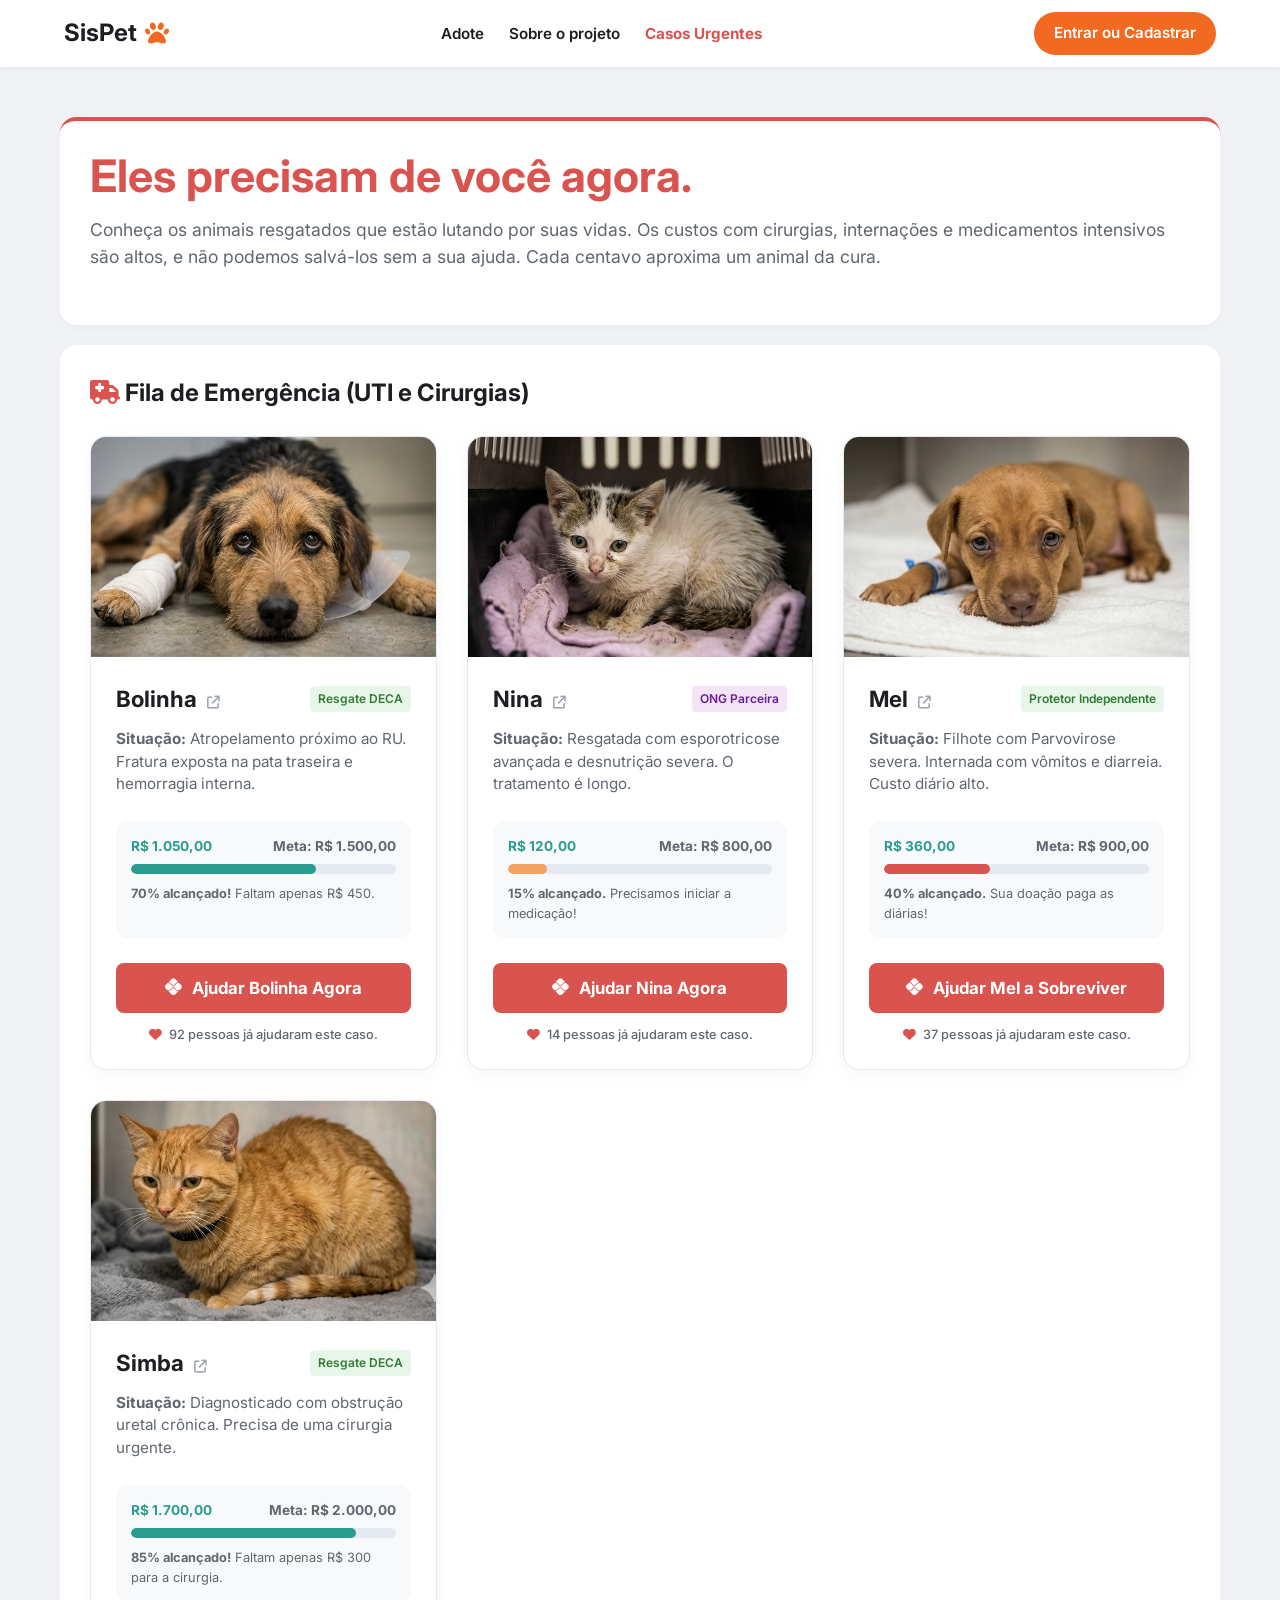
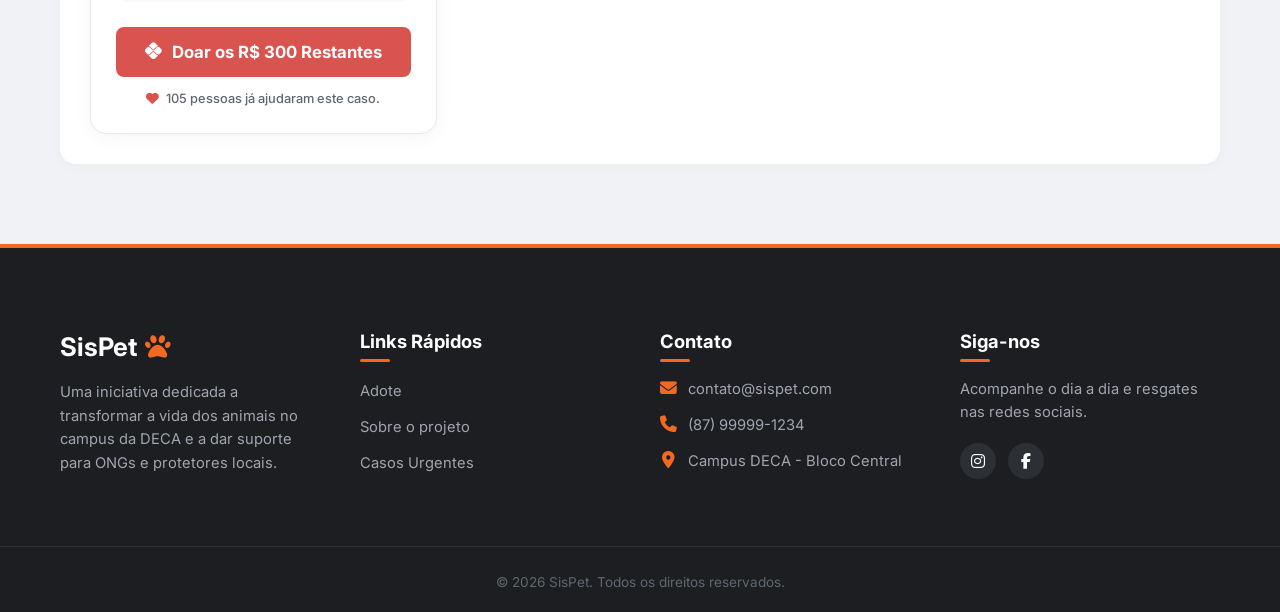
<file: frontend/SOS.html>
<!DOCTYPE html>
<html lang="pt-BR">
<head>
    <meta charset="UTF-8">
    <meta name="viewport" content="width=device-width, initial-scale=1.0">
    <title>SOS | Casos Urgentes SisPet</title>
    <link href="https://fonts.googleapis.com/css2?family=Inter:wght@400;500;600;700&display=swap" rel="stylesheet">
    <link rel="stylesheet" href="https://cdnjs.cloudflare.com/ajax/libs/font-awesome/6.4.0/css/all.min.css">
    <link rel="stylesheet" href="assets/css/style.css">
</head>
<body>

    <nav class="navbar">
        <div class="logo">
            <a href="index.html">
                <h2>SisPet <i class="fa-solid fa-paw paw-icon"></i></h2>
            </a>
        </div>
        <ul class="nav-links">
            <li><a href="animais.html">Adote</a></li>
            <li><a href="sobre-o-projeto.html">Sobre o projeto</a></li>
            <li><a href="sos.html" style="color: #D9534F; font-weight: 700;">Casos Urgentes</a></li>
        </ul>
        <div class="header-actions">
            <a href="login.html" class="btn-doar">Entrar ou Cadastrar</a>
        </div>
    </nav>

    <div class="container main-layout" style="margin-top: 30px;">
        
        <section class="card-section" style="border-top: 4px solid #D9534F;">
            <div class="destaque-layout">
                <div class="destaque-info">
                    <h1 style="color: #D9534F;">Eles precisam de você agora.</h1>
                    <p>Conheça os animais resgatados que estão lutando por suas vidas. Os custos com cirurgias, internações e medicamentos intensivos são altos, e não podemos salvá-los sem a sua ajuda. Cada centavo aproxima um animal da cura.</p>
                </div>
            </div>
        </section>

        <section class="card-section">
            <div class="section-header">
                <h2><i class="fa-solid fa-truck-medical" style="color: #D9534F;"></i> Fila de Emergência (UTI e Cirurgias)</h2>
            </div>

            <div class="sos-grid">
                
                <div class="sos-card">
                    <div class="sos-img-container">
                        <div class="sos-badge critical">Internado: UTI</div>
                        <a href="perfil-animal.html?id=bolinha" class="sos-img-link">
                            <img src="assets/img/dog1.png" alt="Cachorro Bolinha machucado">
                            <div class="sos-img-overlay">
                                <i class="fa-solid fa-file-medical"></i>
                                <span>Ver Prontuário Completo</span>
                            </div>
                        </a>
                    </div>
                    <div class="sos-info">
                        <div class="sos-header-flex">
                            <a href="perfil-animal.html?id=bolinha" style="text-decoration: none;">
                                <h3 style="transition: color 0.3s; color: var(--text-color);" onmouseover="this.style.color='#D9534F'" onmouseout="this.style.color='var(--text-color)'">
                                    Bolinha <i class="fa-solid fa-arrow-up-right-from-square" style="font-size: 0.8rem; color: #A0A5B0; margin-left: 5px;"></i>
                                </h3>
                            </a>
                            <span class="ong-tag deca-tag">Resgate DECA</span>
                        </div>
                        <p class="sos-diag"><strong>Situação:</strong> Atropelamento próximo ao RU. Fratura exposta na pata traseira e hemorragia interna.</p>
                        
                        <div class="sos-progress-container">
                            <div class="progress-labels">
                                <span class="arrecadado">R$ 1.050,00</span>
                                <span class="meta">Meta: R$ 1.500,00</span>
                            </div>
                            <div class="progress-bar">
                                <div class="progress-fill" style="width: 70%;"></div>
                            </div>
                            <p class="progress-text"><strong>70% alcançado!</strong> Faltam apenas R$ 450.</p>
                        </div>
                        <button class="btn-sos-action"><i class="fa-brands fa-pix"></i> Ajudar Bolinha Agora</button>
                        <div class="social-proof"><i class="fa-solid fa-heart"></i> 92 pessoas já ajudaram este caso.</div>
                    </div>
                </div>

                <div class="sos-card">
                    <div class="sos-img-container">
                        <div class="sos-badge warning">Isolamento Clínico</div>
                        <a href="perfil-animal.html?id=nina" class="sos-img-link">
                            <img src="assets/img/gato1.png" alt="Gatinha Nina doente">
                            <div class="sos-img-overlay">
                                <i class="fa-solid fa-file-medical"></i>
                                <span>Ver Prontuário Completo</span>
                            </div>
                        </a>
                    </div>
                    <div class="sos-info">
                        <div class="sos-header-flex">
                            <a href="perfil-animal.html?id=nina" style="text-decoration: none;">
                                <h3 style="transition: color 0.3s; color: var(--text-color);" onmouseover="this.style.color='#D9534F'" onmouseout="this.style.color='var(--text-color)'">
                                    Nina <i class="fa-solid fa-arrow-up-right-from-square" style="font-size: 0.8rem; color: #A0A5B0; margin-left: 5px;"></i>
                                </h3>
                            </a>
                            <span class="ong-tag ong-parceira">ONG Parceira</span>
                        </div>
                        <p class="sos-diag"><strong>Situação:</strong> Resgatada com esporotricose avançada e desnutrição severa. O tratamento é longo.</p>
                        
                        <div class="sos-progress-container">
                            <div class="progress-labels">
                                <span class="arrecadado">R$ 120,00</span>
                                <span class="meta">Meta: R$ 800,00</span>
                            </div>
                            <div class="progress-bar">
                                <div class="progress-fill" style="width: 15%; background-color: #F4A261;"></div>
                            </div>
                            <p class="progress-text"><strong>15% alcançado.</strong> Precisamos iniciar a medicação!</p>
                        </div>
                        <button class="btn-sos-action"><i class="fa-brands fa-pix"></i> Ajudar Nina Agora</button>
                        <div class="social-proof"><i class="fa-solid fa-heart"></i> 14 pessoas já ajudaram este caso.</div>
                    </div>
                </div>

                <div class="sos-card">
                    <div class="sos-img-container">
                        <div class="sos-badge critical">Risco de Morte</div>
                        <a href="perfil-animal.html?id=mel" class="sos-img-link">
                            <img src="assets/img/dog2filhote.png" alt="Filhote Mel internado">
                            <div class="sos-img-overlay">
                                <i class="fa-solid fa-file-medical"></i>
                                <span>Ver Prontuário Completo</span>
                            </div>
                        </a>
                    </div>
                    <div class="sos-info">
                        <div class="sos-header-flex">
                            <a href="perfil-animal.html?id=mel" style="text-decoration: none;">
                                <h3 style="transition: color 0.3s; color: var(--text-color);" onmouseover="this.style.color='#D9534F'" onmouseout="this.style.color='var(--text-color)'">
                                    Mel <i class="fa-solid fa-arrow-up-right-from-square" style="font-size: 0.8rem; color: #A0A5B0; margin-left: 5px;"></i>
                                </h3>
                            </a>
                            <span class="ong-tag deca-tag">Protetor Independente</span>
                        </div>
                        <p class="sos-diag"><strong>Situação:</strong> Filhote com Parvovirose severa. Internada com vômitos e diarreia. Custo diário alto.</p>
                        
                        <div class="sos-progress-container">
                            <div class="progress-labels">
                                <span class="arrecadado">R$ 360,00</span>
                                <span class="meta">Meta: R$ 900,00</span>
                            </div>
                            <div class="progress-bar">
                                <div class="progress-fill" style="width: 40%; background-color: #D9534F;"></div>
                            </div>
                            <p class="progress-text"><strong>40% alcançado.</strong> Sua doação paga as diárias!</p>
                        </div>
                        <button class="btn-sos-action"><i class="fa-brands fa-pix"></i> Ajudar Mel a Sobreviver</button>
                        <div class="social-proof"><i class="fa-solid fa-heart"></i> 37 pessoas já ajudaram este caso.</div>
                    </div>
                </div>

                <div class="sos-card">
                    <div class="sos-img-container">
                        <div class="sos-badge warning">Pré-operatório</div>
                        <a href="perfil-animal.html?id=simba" class="sos-img-link">
                            <img src="assets/img/gato2.png" alt="Gato Simba aguardando cirurgia">
                            <div class="sos-img-overlay">
                                <i class="fa-solid fa-file-medical"></i>
                                <span>Ver Prontuário Completo</span>
                            </div>
                        </a>
                    </div>
                    <div class="sos-info">
                        <div class="sos-header-flex">
                            <a href="perfil-animal.html?id=simba" style="text-decoration: none;">
                                <h3 style="transition: color 0.3s; color: var(--text-color);" onmouseover="this.style.color='#D9534F'" onmouseout="this.style.color='var(--text-color)'">
                                    Simba <i class="fa-solid fa-arrow-up-right-from-square" style="font-size: 0.8rem; color: #A0A5B0; margin-left: 5px;"></i>
                                </h3>
                            </a>
                            <span class="ong-tag deca-tag">Resgate DECA</span>
                        </div>
                        <p class="sos-diag"><strong>Situação:</strong> Diagnosticado com obstrução uretal crônica. Precisa de uma cirurgia urgente.</p>
                        
                        <div class="sos-progress-container">
                            <div class="progress-labels">
                                <span class="arrecadado">R$ 1.700,00</span>
                                <span class="meta">Meta: R$ 2.000,00</span>
                            </div>
                            <div class="progress-bar">
                                <div class="progress-fill" style="width: 85%;"></div>
                            </div>
                            <p class="progress-text"><strong>85% alcançado!</strong> Faltam apenas R$ 300 para a cirurgia.</p>
                        </div>
                        <button class="btn-sos-action"><i class="fa-brands fa-pix"></i> Doar os R$ 300 Restantes</button>
                        <div class="social-proof"><i class="fa-solid fa-heart"></i> 105 pessoas já ajudaram este caso.</div>
                    </div>
                </div>

            </div>
        </section>
    </div>

    <footer class="site-footer">
        <div class="container footer-grid">
            <div class="footer-col">
                <h2 class="footer-logo">SisPet <i class="fa-solid fa-paw"></i></h2>
                <p>Uma iniciativa dedicada a transformar a vida dos animais no campus da DECA e a dar suporte para ONGs e protetores locais.</p>
            </div>
            <div class="footer-col">
                <h3>Links Rápidos</h3>
                <ul>
                    <li><a href="animais.html">Adote</a></li>
                    <li><a href="sobre-o-projeto.html">Sobre o projeto</a></li>
                    <li><a href="sos.html">Casos Urgentes</a></li>
                </ul>
            </div>
            <div class="footer-col">
                <h3>Contato</h3>
                <div class="footer-contact-item"><i class="fa-solid fa-envelope"></i><span>contato@sispet.com</span></div>
                <div class="footer-contact-item"><i class="fa-solid fa-phone"></i><span>(87) 99999-1234</span></div>
                <div class="footer-contact-item"><i class="fa-solid fa-location-dot"></i><span>Campus DECA - Bloco Central</span></div>
            </div>
            <div class="footer-col">
                <h3>Siga-nos</h3>
                <p>Acompanhe o dia a dia e resgates nas redes sociais.</p>
                <div class="footer-social-links">
                    <a href="#" title="Instagram"><i class="fa-brands fa-instagram"></i></a>
                    <a href="#" title="Facebook"><i class="fa-brands fa-facebook-f"></i></a>
                </div>
            </div>
        </div>
        <div class="footer-bottom"><p>&copy; 2026 SisPet. Todos os direitos reservados.</p></div>
    </footer>

    <div class="modal-overlay" id="modalPix">
        <div class="modal-content">
            <span class="close-modal"><i class="fa-solid fa-xmark"></i></span>
            <div id="viewPagamento">
                <h3 style="color: var(--text-color); margin-bottom: 10px;">Ajudar a Salvar uma Vida</h3>
                <p style="color: var(--text-light); font-size: 0.95rem;">Escaneie o QR Code ou copie a chave PIX abaixo. Qualquer valor faz a diferença!</p>
                
                <div class="qr-code-box">
                    <i class="fa-solid fa-qrcode" style="font-size: 8rem; color: #D5D9DE; margin-bottom: 15px; display: block;"></i>
                    <p style="font-size: 0.85rem; color: var(--text-light); font-weight: 600;">Recebedor: ONG DECA<br>CNPJ: 00.000.000/0001-00</p>
                </div>

                <div class="chave-pix-container">
                    <input type="text" id="chavePix" value="00000000000100" readonly>
                    <button id="btnCopiarPix" class="btn-copiar"><i class="fa-regular fa-copy"></i> Copiar</button>
                </div>

                <button id="btnConfirmarDoacao" class="btn-primary" style="width: 100%; margin-top: 10px; background-color: #D9534F;">Já fiz o PIX</button>
            </div>
            <div id="viewSucesso" class="sucesso-doacao">
                <i class="fa-solid fa-circle-check sucesso-icon"></i>
                <h3 style="color: #2A9D8F; font-size: 1.6rem;">Doação Recebida!</h3>
                <p style="color: var(--text-light); font-size: 1rem; line-height: 1.5;">Obrigado por ser um herói hoje. O valor já foi contabilizado para o tratamento.</p>
                
                <div style="background-color: #FFF0E6; border: 1px solid #FAD1B8; padding: 20px; border-radius: 12px; margin-top: 15px;">
                    <h4 style="color: var(--primary-color); margin-bottom: 8px;"><i class="fa-solid fa-star"></i> Torne-se um Doador Frequente</h4>
                    <p style="font-size: 0.85rem; color: var(--text-light); margin-bottom: 15px;">Crie uma conta para acompanhar o histórico clínico e a recuperação dos animais que você ajuda.</p>
                    <a href="login.html" class="btn-outline" style="width: 100%;">Criar Conta Rápida</a>
                </div>
            </div>
        </div>
    </div>

    <script src="assets/js/doacao.js"></script>
    <script src="assets/js/main.js"></script>
</body>
</html>
</file>
<file: frontend/assets/css/style.css>
/* ==========================================================================
   1. PALETA DE CORES E VARIÁVEIS GERAIS
   ========================================================================== */
:root {
    --bg-body: #F0F2F5;        
    --card-bg: #FFFFFF;        
    --text-color: #1C1E21;     
    --text-light: #606770;     
    --primary-color: #F26A21;  
    --primary-hover: #D95319;  
    --border-radius: 16px;     
    --transition: all 0.3s ease;
}

* {
    margin: 0;
    padding: 0;
    box-sizing: border-box;
    font-family: 'Inter', sans-serif;
}

body {
    background-color: var(--bg-body);
    color: var(--text-color);
    line-height: 1.5;
    -webkit-font-smoothing: antialiased;
}

.container {
    max-width: 1200px;
    margin: 0 auto;
    padding: 20px;
}

/* ==========================================================================
   2. ELEMENTOS GERAIS REUTILIZÁVEIS (Botões, Inputs, Tags)
   ========================================================================== */
.btn-primary {
    background-color: var(--primary-color);
    color: #FFFFFF;
    padding: 14px 28px;
    border-radius: 8px;
    text-decoration: none;
    font-weight: 600;
    transition: var(--transition);
    display: inline-block;
    border: none;
    cursor: pointer;
    text-align: center;
}

.btn-primary:hover { background-color: var(--primary-hover); }

.btn-secondary {
    background-color: transparent;
    color: var(--text-light); 
    padding: 14px 28px;
    border-radius: 8px;
    text-decoration: none;
    font-weight: 600;
    border: 1px solid #D5D9DE; 
    transition: var(--transition);
    cursor: pointer;
    text-align: center;
}

.btn-secondary:hover {
    background-color: #FFF0E6;
    border-color: var(--primary-color);
    color: var(--primary-color);
}

.btn-outline {
    text-align: center;
    border: 1px solid var(--primary-color);
    color: var(--primary-color);
    padding: 10px;
    border-radius: 8px;
    text-decoration: none;
    font-weight: 600;
    transition: var(--transition);
    display: block;
}

.btn-outline:hover {
    background-color: var(--primary-color);
    color: #FFFFFF;
}

.tag {
    font-size: 0.8rem;
    color: var(--text-light);
    margin-bottom: 12px;
    font-weight: 500;
    display: inline-block;
    padding: 4px 10px;
    border-radius: 12px;
    background-color: #F0F2F5;
}

.input-group {
    display: flex;
    flex-direction: column;
    gap: 6px;
}

.input-group label {
    font-size: 0.85rem;
    font-weight: 600;
    color: var(--text-light);
}

.input-group input, .input-group select {
    padding: 10px 12px;
    border: 1px solid #D5D9DE;
    border-radius: 8px;
    font-size: 0.9rem;
    color: var(--text-color);
    background-color: #FFFFFF;
    outline: none;
    transition: var(--transition);
    height: 42px;
}

.input-group input:focus, .input-group select:focus {
    border-color: var(--primary-color);
    box-shadow: 0 0 0 3px #FFF0E6;
}

/* ==========================================================================
   3. CABEÇALHO (NAVBAR)
   ========================================================================== */
.navbar {
    display: flex;
    justify-content: space-between;
    align-items: center;
    padding: 12px 5%;
    background-color: var(--card-bg);
    box-shadow: 0 2px 8px rgba(0,0,0,0.05);
    position: sticky;
    top: 0;
    z-index: 100;
}

.logo a { text-decoration: none; }
.logo h2 { font-size: 24px; font-weight: 700; display: flex; align-items: center; gap: 8px; color: var(--text-color); }
.paw-icon { color: var(--primary-color); }

.nav-links { display: flex; list-style: none; gap: 25px; }
.nav-links a { text-decoration: none; color: var(--text-color); font-weight: 600; font-size: 0.95rem; transition: var(--transition); }
.nav-links a:hover { color: var(--primary-color); }

.header-actions { display: flex; align-items: center; gap: 15px; }
.btn-doar { background-color: var(--primary-color); color: #FFFFFF; padding: 10px 20px; border-radius: 30px; text-decoration: none; font-weight: 600; font-size: 0.95rem; transition: var(--transition); }
.btn-doar:hover { background-color: var(--primary-hover); transform: translateY(-1px); }

/* ==========================================================================
   4. ESTRUTURA DE SEÇÕES (Hero e História)
   ========================================================================== */
.main-layout { display: flex; flex-direction: column; gap: 20px; }
.card-section { background-color: var(--card-bg); border-radius: var(--border-radius); padding: 30px; box-shadow: 0 2px 12px rgba(0,0,0,0.03); }

/* Hero Section */
.destaque-layout { display: flex; gap: 40px; align-items: center; }
.destaque-info { flex: 1; }
.destaque-info h1 { font-size: 2.8rem; line-height: 1.15; margin-bottom: 15px; font-weight: 700; }
.destaque-info p { color: var(--text-light); font-size: 1.1rem; margin-bottom: 25px; }
.hero-buttons { display: flex; gap: 15px; }
.destaque-img { flex: 1; }
.destaque-img img { width: 100%; height: 380px; object-fit: cover; border-radius: 12px; box-shadow: 0 8px 20px rgba(0,0,0,0.06); }

/* Cabeçalho de Vitrines */
.section-header { display: flex; justify-content: space-between; align-items: center; margin-bottom: 25px; }
.section-header h2 { font-size: 1.5rem; font-weight: 700; }
.link-ver-todos { color: var(--primary-color); text-decoration: none; font-weight: 600; transition: var(--transition); }
.link-ver-todos:hover { color: var(--primary-hover); }

/* Nossa História (Zig-Zag Layout) */
.historia-layout { display: flex; gap: 40px; align-items: center; }
.historia-content { flex: 1.2; }
.historia-content h2 { font-size: 1.8rem; margin-bottom: 15px; color: var(--primary-color); font-weight: 700; }
.historia-content p { color: var(--text-light); margin-bottom: 15px; font-size: 1rem; text-align: justify; }
.historia-imagem { flex: 0.8; display: flex; justify-content: flex-start; }
.historia-imagem img { width: 100%; max-width: 380px; height: auto; border-radius: 12px; box-shadow: 0 4px 15px rgba(0,0,0,0.04); }

/* ==========================================================================
   5. VITRINE DE ANIMAIS (Cards de Pets)
   ========================================================================== */
.vitrine-grid { display: grid; grid-template-columns: repeat(auto-fit, minmax(280px, 1fr)); gap: 20px; }
.pet-card { border: 1px solid #E5E9F0; border-radius: 12px; overflow: hidden; display: flex; flex-direction: column; background-color: #FFFFFF; transition: transform 0.3s ease, box-shadow 0.3s ease; }
.pet-card:hover { transform: translateY(-4px); box-shadow: 0 6px 15px rgba(0,0,0,0.05); }
.pet-card img { width: 100%; height: 200px; object-fit: cover; }
.pet-info { padding: 18px; display: flex; flex-direction: column; flex-grow: 1; }
.pet-info h3 { font-size: 1.25rem; margin-bottom: 4px; }
.pet-info p { font-size: 0.9rem; color: var(--text-color); margin-bottom: 20px; flex-grow: 1; }

/* ==========================================================================
   6. PÁGINA DE APOIO (apoiar.html)
   ========================================================================== */
.apoio-grid { display: grid; grid-template-columns: repeat(auto-fit, minmax(300px, 1fr)); gap: 30px; }
.apoio-card { border: 1px solid #E5E9F0; border-radius: 12px; padding: 30px 20px; text-align: center; background-color: #FFFFFF; display: flex; flex-direction: column; align-items: center; transition: var(--transition); }
.apoio-card:hover { transform: translateY(-5px); box-shadow: 0 8px 25px rgba(0,0,0,0.06); border-color: var(--primary-color); }
.apoio-icon { font-size: 3rem; color: var(--primary-color); margin-bottom: 20px; background-color: #FFF0E6; width: 80px; height: 80px; display: flex; justify-content: center; align-items: center; border-radius: 50%; }
.apoio-card h3 { font-size: 1.4rem; margin-bottom: 15px; color: var(--text-color); }
.apoio-card p { color: var(--text-light); font-size: 0.95rem; margin-bottom: 20px; flex-grow: 1; }

/* Banner Horizontal do Instagram (Estilo Padronizado com o Match de Animais) */
.banner-instagram-horizontal {
    background: linear-gradient(135deg, #FFF0E6 0%, #FFE4D6 100%); 
    border: 1px solid #FAD1B8; 
    border-radius: var(--border-radius);
    padding: 22px 30px;
    display: flex;
    justify-content: space-between;
    align-items: center;
    margin-top: 35px;
    box-shadow: 0 4px 12px rgba(242, 106, 33, 0.02);
}
.banner-instagram-content { display: flex; align-items: center; gap: 20px; }
.instagram-circle-icon { font-size: 2rem; color: var(--primary-color); background-color: #FFFFFF; width: 58px; height: 58px; min-width: 58px; display: flex; justify-content: center; align-items: center; border-radius: 50%; box-shadow: 0 4px 12px rgba(242, 106, 33, 0.1); }
.banner-instagram-text h3 { font-size: 1.2rem; font-weight: 700; color: var(--text-color); margin-bottom: 4px; }
.banner-instagram-text p { color: var(--text-light); font-size: 0.92rem; margin: 0; }
.btn-instagram-banner { display: inline-flex; align-items: center; justify-content: center; background-color: var(--primary-color); color: #FFFFFF; padding: 12px 26px; border-radius: 8px; text-decoration: none; font-weight: 600; font-size: 0.95rem; transition: var(--transition); white-space: nowrap; border: none; cursor: pointer; }
.btn-instagram-banner:hover { background-color: var(--primary-hover); transform: translateY(-2px); box-shadow: 0 5px 15px rgba(242, 106, 33, 0.25); }

/* ==========================================================================
   7. PÁGINA DE ANIMAIS (animais.html)
   ========================================================================== */
.banner-match { background: linear-gradient(135deg, #FFF0E6 0%, #FFE4D6 100%); border: 1px solid #FAD1B8; border-radius: var(--border-radius); padding: 15px 25px; display: flex; justify-content: space-between; align-items: center; }
.banner-match.escondido { display: none !important; }
.banner-content { display: flex; align-items: center; gap: 15px; color: var(--primary-hover); font-size: 1.05rem; }
.banner-content i { font-size: 1.5rem; }
.btn-sm { padding: 10px 20px; font-size: 0.95rem; height: auto; }

.busca-principal { display: flex; flex-direction: row; align-items: flex-end; gap: 15px; width: 100%; flex-wrap: nowrap; }
.caixa-busca { flex: 2; min-width: 0; }
.caixa-especie { flex: 1; min-width: 0; }
.caixa-botao { flex: 0 0 auto; }
.caixa-botao button { width: auto !important; height: 42px; padding: 0 20px; white-space: nowrap; }

.busca-avancada { display: grid; grid-template-columns: repeat(auto-fit, minmax(180px, 1fr)); gap: 15px; margin-top: 20px; padding-top: 20px; border-top: 1px dashed #E5E9F0; align-items: flex-end; }
.busca-avancada.escondido { display: none; }
.button-group button { width: 100%; cursor: pointer; height: 42px; }

/* ==========================================================================
   8. TELA DE LOGIN E CADASTRO (Ajuste Geométrico com Proporção de Tela Cheia)
   ========================================================================== */
.auth-page-bg { 
    background-image: url('../img/bg-login.jpg'); 
    background-color: #4A4A4A;
    background-size: cover; 
    background-position: center; 
    background-attachment: fixed; 
    min-height: 100vh; 
    position: relative; 
}
.auth-page-bg::before { content: ''; position: absolute; top: 0; left: 0; right: 0; bottom: 0; background: linear-gradient(to bottom, rgba(0,0,0,0.2) 0%, rgba(0,0,0,0.5) 100%); z-index: 1; }

.logo-voltar-fixo { 
    position: fixed; top: 30px; left: 5%; text-decoration: none; z-index: 10; 
    background-color: rgba(255, 255, 255, 0.9); padding: 10px 20px; border-radius: 30px; 
    box-shadow: 0 4px 15px rgba(0,0,0,0.1); backdrop-filter: blur(5px); transition: var(--transition);
}
.logo-voltar-fixo:hover { transform: scale(1.02); }
.logo-voltar-fixo h2 { color: var(--primary-color); font-size: 22px; display: flex; align-items: center; gap: 8px; margin: 0; }

/* Distribuição Balanceada por Flexbox Fluido */
.auth-centered-container { 
    position: relative; 
    z-index: 2; 
    display: flex; 
    flex-direction: row; 
    justify-content: center; 
    align-items: center; 
    min-height: 100vh; 
    width: 100%; 
    padding: 40px 6%;
}

/* Bloco Esquerdo: Alinhamento Dinâmico */
.auth-phrase-left { 
    flex: 1;
    max-width: 360px;
    display: flex;
    justify-content: flex-start;
}
.auth-phrase-left p { 
    color: #FFFFFF; 
    font-size: 2.3rem; 
    font-weight: 700; 
    line-height: 1.3; 
    text-shadow: 0 4px 15px rgba(0, 0, 0, 0.6); 
    letter-spacing: -0.5px; 
}

/* Bloco Central: O Card (travado no centro perfeito pelo contrapeso invisível) */
.auth-card { 
    background-color: var(--card-bg); 
    width: 100%; 
    max-width: 440px; 
    border-radius: 20px; 
    padding: 40px; 
    box-shadow: 0 15px 50px rgba(0, 0, 0, 0.3); 
    margin: 0 8%; /* Margem fluida que dá o respiro idêntico ao print */
}
.auth-card-header { text-align: center; margin-bottom: 25px; }
.auth-card-header h3 { font-size: 1.8rem; font-weight: 700; color: var(--text-color); margin-bottom: 5px; }
.auth-card-header p { color: var(--text-light); font-size: 0.95rem; }

/* Bloco Direito Invisível: O Segredo do Contrapeso que Garante a Simetria */
.auth-centered-container::after {
    content: '';
    flex: 1;
    max-width: 360px;
}

/* Abas e Formulários */
.auth-tabs { display: flex; margin-bottom: 25px; border-bottom: 2px solid #E5E9F0; }
.tab-btn { flex: 1; background: none; border: none; padding: 12px 0; font-size: 1.05rem; font-weight: 600; color: var(--text-light); cursor: pointer; position: relative; transition: var(--transition); }
.tab-btn.ativo { color: var(--primary-color); }
.tab-btn.ativo::after { content: ''; position: absolute; bottom: -2px; left: 0; width: 100%; height: 3px; background-color: var(--primary-color); border-radius: 3px; }

.auth-form { display: flex; flex-direction: column; gap: 18px; }
.auth-form.escondido { display: none; }
.auth-btn { width: 100%; margin-top: 10px; font-size: 1rem; padding: 15px; }
.auth-opcoes { display: flex; justify-content: space-between; align-items: center; font-size: 0.9rem; }
.link-esqueceu { color: var(--primary-color); text-decoration: none; font-weight: 600; }
.link-esqueceu:hover { text-decoration: underline; }
.termos-texto { font-size: 0.8rem; color: var(--text-light); text-align: center; margin-top: 10px; }
.termos-texto a { color: var(--primary-color); text-decoration: none; }

.divisor { display: flex; align-items: center; text-align: center; margin-bottom: 25px; }
.divisor::before, .divisor::after { content: ''; flex: 1; border-bottom: 1px solid #E5E9F0; }
.divisor span { padding: 0 10px; color: var(--text-light); font-size: 0.85rem; }

/* Círculos Sociais */
.social-login-circles { display: flex; justify-content: center; gap: 15px; margin-top: 20px; }
.btn-circle { width: 48px; height: 48px; border-radius: 50%; border: none; font-size: 1.3rem; cursor: pointer; transition: var(--transition); display: flex; justify-content: center; align-items: center; box-shadow: 0 2px 5px rgba(0,0,0,0.1); }
.btn-circle:hover { transform: translateY(-3px); box-shadow: 0 5px 12px rgba(0,0,0,0.15); }
.btn-circle.google { background-color: #FFFFFF; border: 1px solid #D5D9DE; }
.btn-circle.google img { width: 22px; height: 22px; }
.btn-circle.facebook { background-color: #1877F2; color: #FFFFFF; }
.btn-circle.apple { background-color: #000000; color: #FFFFFF; }

/* Custom Checkbox */
.checkbox-container { display: flex; align-items: center; position: relative; padding-left: 25px; cursor: pointer; user-select: none; color: var(--text-light); }
.checkbox-container input { position: absolute; opacity: 0; cursor: pointer; height: 0; width: 0; }
.checkmark { position: absolute; top: 50%; left: 0; transform: translateY(-50%); height: 16px; width: 16px; background-color: #FFFFFF; border: 1px solid #D5D9DE; border-radius: 4px; transition: var(--transition); }
.checkbox-container:hover input ~ .checkmark { border-color: var(--primary-color); }
.checkbox-container input:checked ~ .checkmark { background-color: var(--primary-color); border-color: var(--primary-color); }
.checkmark:after { content: ""; position: absolute; display: none; }
.checkbox-container input:checked ~ .checkmark:after { display: block; }
.checkbox-container .checkmark:after { left: 5px; top: 2px; width: 4px; height: 8px; border: solid white; border-width: 0 2px 2px 0; transform: rotate(45deg); }

/* ==========================================================================
   9. MEDIA QUERIES (Responsividade de Todas as Telas)
   ========================================================================== */
@media (max-width: 1120px) {
    /* Telas compactas de notebook: desliga o sistema de 3 colunas para o card não esmagar */
    .auth-phrase-left, .auth-centered-container::after { 
        display: none !important; 
    }
    .auth-centered-container {
        justify-content: center;
        padding: 20px;
    }
    .auth-card {
        margin: 0;
    }
}

@media (max-width: 900px) {
    /* Responsividade da Home e Sobre */
    .destaque-layout, .historia-layout { flex-direction: column; text-align: center; gap: 25px; }
    .historia-content p { text-align: center; }
    .destaque-img, .historia-imagem { width: 100%; display: flex; justify-content: center; }
    .destaque-img img { height: 280px; max-width: 500px; }
    .historia-imagem img { max-width: 320px; }
    .hero-buttons { justify-content: center; }
    .banner-instagram-horizontal { flex-direction: column; text-align: center; gap: 20px; padding: 25px 20px; }
    .banner-instagram-content { flex-direction: column; gap: 12px; }
    .btn-instagram-banner { width: 100%; }
}

@media (max-width: 768px) {
    .auth-card { padding: 30px 20px; border-radius: 15px; }
    .logo-voltar-fixo { top: 20px; left: 20px; }
    .logo-voltar-fixo h2 { font-size: 20px; }
    .busca-principal { flex-direction: column; align-items: stretch; }
    .caixa-botao button { width: 100% !important; }
}

@media (max-width: 600px) {
    .navbar { padding: 15px 20px; }
    .nav-links { display: none; }
    .destaque-info h1 { font-size: 2rem; }
    .card-section { padding: 20px; }
    .banner-match { flex-direction: column; text-align: center; gap: 15px; }
}

/* ==========================================================================
   10. RODAPÉ CORPORATIVO PROFISSIONAL (site-footer)
   ========================================================================== */
.site-footer {
    background-color: #1C1E21; 
    color: #FFFFFF;
    padding: 60px 0 20px 0;
    margin-top: 60px;
    border-top: 4px solid var(--primary-color); 
    position: relative;
    z-index: 10;
}
.footer-grid { display: grid; grid-template-columns: repeat(auto-fit, minmax(220px, 1fr)); gap: 40px; margin-bottom: 40px; }
.footer-col .footer-logo { font-size: 1.6rem; font-weight: 700; color: #FFFFFF; margin-bottom: 15px; display: flex; align-items: center; gap: 8px; }
.footer-col .footer-logo i { color: var(--primary-color); }
.footer-col h3 { font-size: 1.15rem; font-weight: 700; color: #FFFFFF; margin-bottom: 22px; position: relative; }
.footer-col h3::after { content: ''; position: absolute; bottom: -6px; left: 0; width: 30px; height: 3px; background-color: var(--primary-color); border-radius: 2px; }
.footer-col p { color: #A0A5B0; font-size: 0.92rem; line-height: 1.6; }
.footer-col ul { list-style: none; padding: 0; }
.footer-col ul li { margin-bottom: 12px; }
.footer-col ul li a { color: #A0A5B0; text-decoration: none; font-size: 0.92rem; transition: var(--transition); display: inline-block; }
.footer-col ul li a:hover { color: var(--primary-color); transform: translateX(4px); }

.footer-contact-item { display: flex; align-items: center; gap: 12px; margin-bottom: 14px; color: #A0A5B0; font-size: 0.92rem; }
.footer-contact-item i { color: var(--primary-color); font-size: 1.05rem; width: 16px; text-align: center; }
.footer-social-links { display: flex; gap: 12px; margin-top: 18px; }
.footer-social-links a { width: 36px; height: 36px; background-color: #2C2F33; color: #FFFFFF; border-radius: 50%; display: flex; justify-content: center; align-items: center; text-decoration: none; font-size: 1rem; transition: var(--transition); }
.footer-social-links a:hover { background-color: var(--primary-color); transform: translateY(-3px); box-shadow: 0 4px 10px rgba(242, 106, 33, 0.3); }
.footer-bottom { text-align: center; padding-top: 25px; border-top: 1px solid #2C2F33; color: #606770; font-size: 0.85rem; }

/* ==========================================================================
   11. SEÇÃO DE NOTÍCIAS E LINKS ÚTEIS (Home)
   ========================================================================== */
.noticias-grid { display: grid; grid-template-columns: repeat(auto-fit, minmax(320px, 1fr)); gap: 20px; margin-top: 10px; }
.noticia-item { display: flex; gap: 20px; padding: 20px; border: 1px solid #E5E9F0; border-radius: 12px; background-color: #FFFFFF; transition: var(--transition); }
.noticia-item:hover { transform: translateY(-2px); box-shadow: 0 5px 15px rgba(0,0,0,0.04); border-color: var(--primary-color); }
.noticia-icon { font-size: 1.8rem; color: var(--primary-color); background-color: #FFF0E6; width: 54px; height: 54px; min-width: 54px; display: flex; align-items: center; justify-content: center; border-radius: 10px; }
.noticia-content { display: flex; flex-direction: column; }
.noticia-tag { font-size: 0.75rem; font-weight: 700; color: var(--primary-color); text-transform: uppercase; margin-bottom: 4px; letter-spacing: 0.5px; }
.noticia-content h4 { font-size: 1.1rem; font-weight: 700; color: var(--text-color); margin-bottom: 8px; line-height: 1.3; }
.noticia-content p { font-size: 0.9rem; color: var(--text-light); margin-bottom: 15px; line-height: 1.5; }
.noticia-link { font-size: 0.9rem; font-weight: 600; color: var(--primary-color); text-decoration: none; display: inline-flex; align-items: center; gap: 6px; margin-top: auto; transition: var(--transition); }
.noticia-link:hover { color: var(--primary-hover); }
.noticia-link i { font-size: 0.75rem; transition: var(--transition); }
.noticia-link:hover i { transform: translateX(3px); }

/* ==========================================================================
   12. SEÇÃO SOS (Casos Urgentes e Apelo Emocional)
   ========================================================================== */
.sos-grid {
    display: grid;
    grid-template-columns: repeat(auto-fit, minmax(320px, 1fr));
    gap: 30px;
}

.sos-card {
    border: 1px solid #E5E9F0;
    border-radius: 16px;
    overflow: hidden;
    background-color: #FFFFFF;
    box-shadow: 0 4px 20px rgba(0,0,0,0.04);
    display: flex;
    flex-direction: column;
}

.sos-img-container {
    position: relative;
    height: 220px;
}

.sos-img-container img {
    width: 100%;
    height: 100%;
    object-fit: cover;
}

/* Efeito Hover para indicar que a foto é clicável (UX Affordance) */
.sos-img-link {
    display: block;
    position: relative;
    width: 100%;
    height: 100%;
}
.sos-img-overlay {
    position: absolute; top: 0; left: 0; width: 100%; height: 100%;
    background: rgba(217, 83, 79, 0.85); /* Coral transparente */
    display: flex; flex-direction: column; justify-content: center; align-items: center;
    color: #FFFFFF; opacity: 0; transition: var(--transition);
}
.sos-img-link:hover .sos-img-overlay { opacity: 1; }
.sos-img-overlay i { font-size: 2rem; margin-bottom: 10px; }
.sos-img-overlay span { font-weight: 600; font-size: 1.05rem; }

.sos-badge {
    position: absolute;
    top: 15px;
    left: 15px;
    padding: 6px 12px;
    border-radius: 6px;
    font-size: 0.8rem;
    font-weight: 700;
    color: #FFFFFF;
    text-transform: uppercase;
    letter-spacing: 0.5px;
    box-shadow: 0 2px 10px rgba(0,0,0,0.2);
}

.sos-badge.critical { background-color: #D9534F; } /* Coral Suave e Elegante */
.sos-badge.warning { background-color: #F4A261; } /* Laranja Cuidado */

.sos-info {
    padding: 25px;
    display: flex;
    flex-direction: column;
    flex-grow: 1;
}

.sos-header-flex {
    display: flex;
    justify-content: space-between;
    align-items: center;
    margin-bottom: 12px;
}

.sos-header-flex h3 {
    font-size: 1.4rem;
    color: var(--text-color);
}

.ong-tag {
    font-size: 0.75rem;
    padding: 4px 8px;
    border-radius: 4px;
    font-weight: 600;
}

.ong-tag.deca-tag { background-color: #E8F5E9; color: #2E7D32; }
.ong-tag.ong-parceira { background-color: #F3E5F5; color: #6A1B9A; }

.sos-diag {
    font-size: 0.95rem;
    color: var(--text-light);
    margin-bottom: 25px;
    line-height: 1.5;
}

/* Design da Barra de Progresso Psicológica */
.sos-progress-container {
    background-color: #F8F9FA;
    padding: 15px;
    border-radius: 12px;
    margin-bottom: 25px;
    flex-grow: 1;
}

.progress-labels {
    display: flex;
    justify-content: space-between;
    font-size: 0.85rem;
    font-weight: 700;
    margin-bottom: 8px;
}

.progress-labels .arrecadado { color: #2A9D8F; } /* Verde Positivo */
.progress-labels .meta { color: var(--text-light); }

.progress-bar {
    width: 100%;
    height: 10px;
    background-color: #E5E9F0;
    border-radius: 10px;
    overflow: hidden;
    margin-bottom: 10px;
}

.progress-fill {
    height: 100%;
    background-color: #2A9D8F; /* Verde preenchendo */
    border-radius: 10px;
    transition: width 1s ease-in-out;
}

.progress-text {
    font-size: 0.8rem;
    color: var(--text-light);
    margin: 0;
}

.btn-sos-action {
    width: 100%;
    background-color: #D9534F; /* Coral Suave */
    color: #FFFFFF;
    border: none;
    padding: 15px;
    border-radius: 8px;
    font-weight: 700;
    font-size: 1.05rem;
    cursor: pointer;
    transition: var(--transition);
    display: flex;
    justify-content: center;
    align-items: center;
    gap: 10px;
}

.btn-sos-action:hover {
    background-color: #C9302C; /* Tom mais escuro para o hover */
    transform: translateY(-2px);
    box-shadow: 0 5px 15px rgba(217, 83, 79, 0.3);
}

/* ==========================================================================
   13. MODAL DE DOAÇÃO PIX (Frictionless Checkout)
   ========================================================================== */
.modal-overlay {
    display: none; position: fixed; top: 0; left: 0; width: 100%; height: 100%;
    background: rgba(0,0,0,0.6); z-index: 1000; justify-content: center; align-items: center;
    backdrop-filter: blur(4px); opacity: 0; transition: opacity 0.3s ease;
}
.modal-overlay.ativo { display: flex; opacity: 1; }
.modal-content {
    background: #FFFFFF; padding: 40px; border-radius: 20px; max-width: 450px; width: 90%;
    text-align: center; position: relative; transform: translateY(20px); transition: transform 0.3s ease;
    box-shadow: 0 15px 50px rgba(0,0,0,0.2);
}
.modal-overlay.ativo .modal-content { transform: translateY(0); }
.close-modal {
    position: absolute; top: 15px; right: 20px; font-size: 1.5rem; cursor: pointer; color: var(--text-light); transition: var(--transition);
}
.close-modal:hover { color: var(--primary-color); }
.qr-code-box {
    background: #F8F9FA; padding: 20px; border-radius: 12px; margin: 20px 0; border: 1px dashed #D5D9DE;
}
.qr-code-box img { width: 150px; height: 150px; margin-bottom: 15px; }
.chave-pix-container { display: flex; gap: 10px; margin-bottom: 20px; }
.chave-pix-container input { flex: 1; padding: 10px; border: 1px solid #D5D9DE; border-radius: 8px; text-align: center; font-family: monospace; font-size: 1.1rem; color: var(--text-color); background: #F0F2F5; }
.btn-copiar { background: var(--text-color); color: #FFF; border: none; padding: 0 15px; border-radius: 8px; cursor: pointer; transition: var(--transition); }
.btn-copiar:hover { background: var(--primary-color); }

/* Animação de Sucesso */
.sucesso-doacao { display: none; flex-direction: column; align-items: center; gap: 15px; }
.sucesso-icon { font-size: 4rem; color: #2A9D8F; animation: popIn 0.5s ease; }
@keyframes popIn { 0% { transform: scale(0); } 80% { transform: scale(1.2); } 100% { transform: scale(1); } }

/* ==========================================================================
   14. PERFIL DO ANIMAL (Página Única Padronizada)
   ========================================================================== */
.perfil-layout { display: flex; gap: 40px; align-items: flex-start; }
.perfil-sidebar { flex: 0 0 380px; position: sticky; top: 100px; }
.perfil-main { flex: 1; background: #FFF; padding: 40px; border-radius: 20px; box-shadow: 0 4px 20px rgba(0,0,0,0.03); border: 1px solid #E5E9F0; }
.perfil-foto-principal { width: 100%; height: 380px; object-fit: cover; border-radius: 20px; box-shadow: 0 8px 25px rgba(0,0,0,0.08); margin-bottom: 20px; }
.tabela-historico { width: 100%; border-collapse: collapse; margin-top: 20px; font-size: 0.95rem; }
.tabela-historico th, .tabela-historico td { padding: 15px; text-align: left; border-bottom: 1px solid #E5E9F0; }
.tabela-historico th { background: #F8F9FA; font-weight: 600; color: var(--text-color); }
.tabela-historico tr:hover { background-color: #FAFBFC; }

@media (max-width: 900px) {
    .perfil-layout { flex-direction: column; }
    .perfil-sidebar { flex: 1; position: relative; top: 0; width: 100%; }
}

/* ==========================================================================
   15. PROVA SOCIAL E GALERIA
   ========================================================================== */
.social-proof {
    font-size: 0.8rem;
    color: var(--text-light);
    text-align: center;
    margin-top: 12px;
    font-weight: 500;
}
.social-proof i {
    color: #D9534F;
    margin-right: 4px;
}

/* Modal da Galeria Expandida */
.gallery-nav-container {
    display: flex;
    gap: 10px;
    justify-content: center;
    margin-top: 15px;
    overflow-x: auto;
    padding-bottom: 10px;
}
.gallery-nav-thumb {
    width: 60px;
    height: 60px;
    object-fit: cover;
    border-radius: 8px;
    cursor: pointer;
    opacity: 0.5;
    transition: 0.3s;
    border: 2px solid transparent;
}
.gallery-nav-thumb:hover, .gallery-nav-thumb.ativa {
    opacity: 1;
    border-color: var(--primary-color);
}

/* Setas e Estilo da Galeria Expandida */
.modal-gallery-content {
    background: #FFFFFF; /* Fundo branco e limpo em vez de preto */
    border-radius: 16px;
    padding: 20px;
    max-width: 800px;
    width: 95%;
    position: relative;
    box-shadow: 0 25px 50px rgba(0,0,0,0.3);
}
.gallery-arrow {
    position: absolute;
    top: 45%;
    transform: translateY(-50%);
    font-size: 1.5rem;
    color: var(--text-color);
    background: #FFF;
    border: 1px solid #E5E9F0;
    width: 45px;
    height: 45px;
    border-radius: 50%;
    display: flex;
    justify-content: center;
    align-items: center;
    cursor: pointer;
    box-shadow: 0 4px 10px rgba(0,0,0,0.1);
    transition: 0.3s;
    z-index: 10;
}
.gallery-arrow:hover { background: var(--primary-color); color: #FFF; border-color: var(--primary-color); }
.gallery-arrow.left { left: -20px; }
.gallery-arrow.right { right: -20px; }

@media (max-width: 850px) {
    .gallery-arrow.left { left: 10px; }
    .gallery-arrow.right { right: 10px; }
}

/* ==========================================================================
   16. FORMULÁRIO MULTI-ETAPAS (LOGIN / CADASTRO)
   ========================================================================== */
.step-container { display: none; }
.step-container.active { display: block; animation: fadeIn 0.4s ease; }

.step-progress-bar { display: flex; justify-content: space-between; margin-bottom: 25px; position: relative; }
.step-progress-bar::before { content: ''; position: absolute; top: 50%; left: 0; width: 100%; height: 2px; background: #E5E9F0; z-index: 1; transform: translateY(-50%); }
.progress-line { position: absolute; top: 50%; left: 0; height: 2px; background: var(--primary-color); z-index: 2; transform: translateY(-50%); width: 0%; transition: 0.3s; }
.step-dot { width: 12px; height: 12px; border-radius: 50%; background: #E5E9F0; z-index: 3; position: relative; transition: 0.3s; }
.step-dot.active { background: var(--primary-color); box-shadow: 0 0 0 4px rgba(217,83,79,0.2); }

.checkbox-group { display: grid; grid-template-columns: 1fr; gap: 12px; margin: 20px 0; }
.checkbox-tile { display: flex; align-items: center; gap: 12px; padding: 15px; border: 1px solid #D5D9DE; border-radius: 8px; cursor: pointer; transition: 0.2s; }
.checkbox-tile:hover { border-color: var(--primary-color); background: #FFF0E6; }
.checkbox-tile input { width: 18px; height: 18px; accent-color: var(--primary-color); }
.checkbox-tile label { font-weight: 600; cursor: pointer; display: flex; flex-direction: column; gap: 2px; }
.checkbox-tile span { font-size: 0.75rem; color: var(--text-light); font-weight: 400; }

.toggle-container { display: flex; background: #F0F2F5; padding: 4px; border-radius: 30px; margin-bottom: 25px; position: relative; border: 1px solid #D5D9DE; }
.toggle-btn { flex: 1; text-align: center; padding: 10px; font-weight: 600; font-size: 0.9rem; cursor: pointer; border-radius: 25px; z-index: 2; transition: 0.3s; color: var(--text-light); }
.toggle-btn.active { color: #FFF; background: var(--primary-color); }

.btn-flex-group { display: flex; gap: 12px; margin-top: 20px; }

@keyframes fadeIn { from { opacity: 0; transform: translateX(10px); } to { opacity: 1; transform: translateX(0); } }

/* ==========================================================================
   17. LAYOUT DE AUTENTICAÇÃO (LOGIN / CADASTRO) - TELA DIVIDIDA
   ========================================================================== */
.auth-layout {
    display: flex;
    min-height: 100vh;
    width: 100%;
}

.auth-banner {
    flex: 1.2; /* Dá um pouco mais de espaço para a foto */
    background-size: cover;
    background-position: center;
    background-repeat: no-repeat;
    display: flex;
    align-items: center;
    justify-content: center;
    padding: 40px;
    position: relative;
}

.banner-content {
    max-width: 500px;
    z-index: 2;
}

.banner-logo {
    font-size: 2.2rem;
    font-weight: 700;
    color: #FFFFFF;
    text-decoration: none;
    display: inline-flex;
    align-items: center;
    gap: 10px;
    margin-bottom: 30px;
}

.banner-content h1 {
    font-size: 3rem;
    line-height: 1.2;
    margin-bottom: 20px;
    color: #FFFFFF;
}

.banner-content p {
    font-size: 1.15rem;
    line-height: 1.6;
    color: rgba(255, 255, 255, 0.9);
}

.auth-form-container {
    flex: 1;
    display: flex;
    align-items: center;
    justify-content: center;
    background: #F8F9FA;
    padding: 40px;
}

.auth-card {
    background: #FFFFFF;
    padding: 45px;
    border-radius: 20px;
    width: 100%;
    max-width: 480px;
    box-shadow: 0 15px 35px rgba(0,0,0,0.05);
}

.auth-card h2 {
    font-size: 1.8rem;
    margin-bottom: 5px;
    color: var(--text-color);
}

.auth-card .subtitle {
    color: var(--text-light);
    margin-bottom: 30px;
    font-size: 0.95rem;
}

.auth-switch-text {
    text-align: center;
    margin-top: 25px;
    font-size: 0.95rem;
    color: var(--text-light);
}

.auth-switch-text a {
    color: var(--primary-color);
    font-weight: 600;
    text-decoration: none;
    transition: var(--transition);
}

.auth-switch-text a:hover {
    color: #C9302C;
}

/* Responsividade: No celular, a foto fica em cima e o formulário embaixo */
@media (max-width: 900px) {
    .auth-layout {
        flex-direction: column;
    }
    .auth-banner {
        min-height: 350px;
        flex: none;
        text-align: center;
    }
    .banner-content h1 {
        font-size: 2.2rem;
    }
}
</file>
